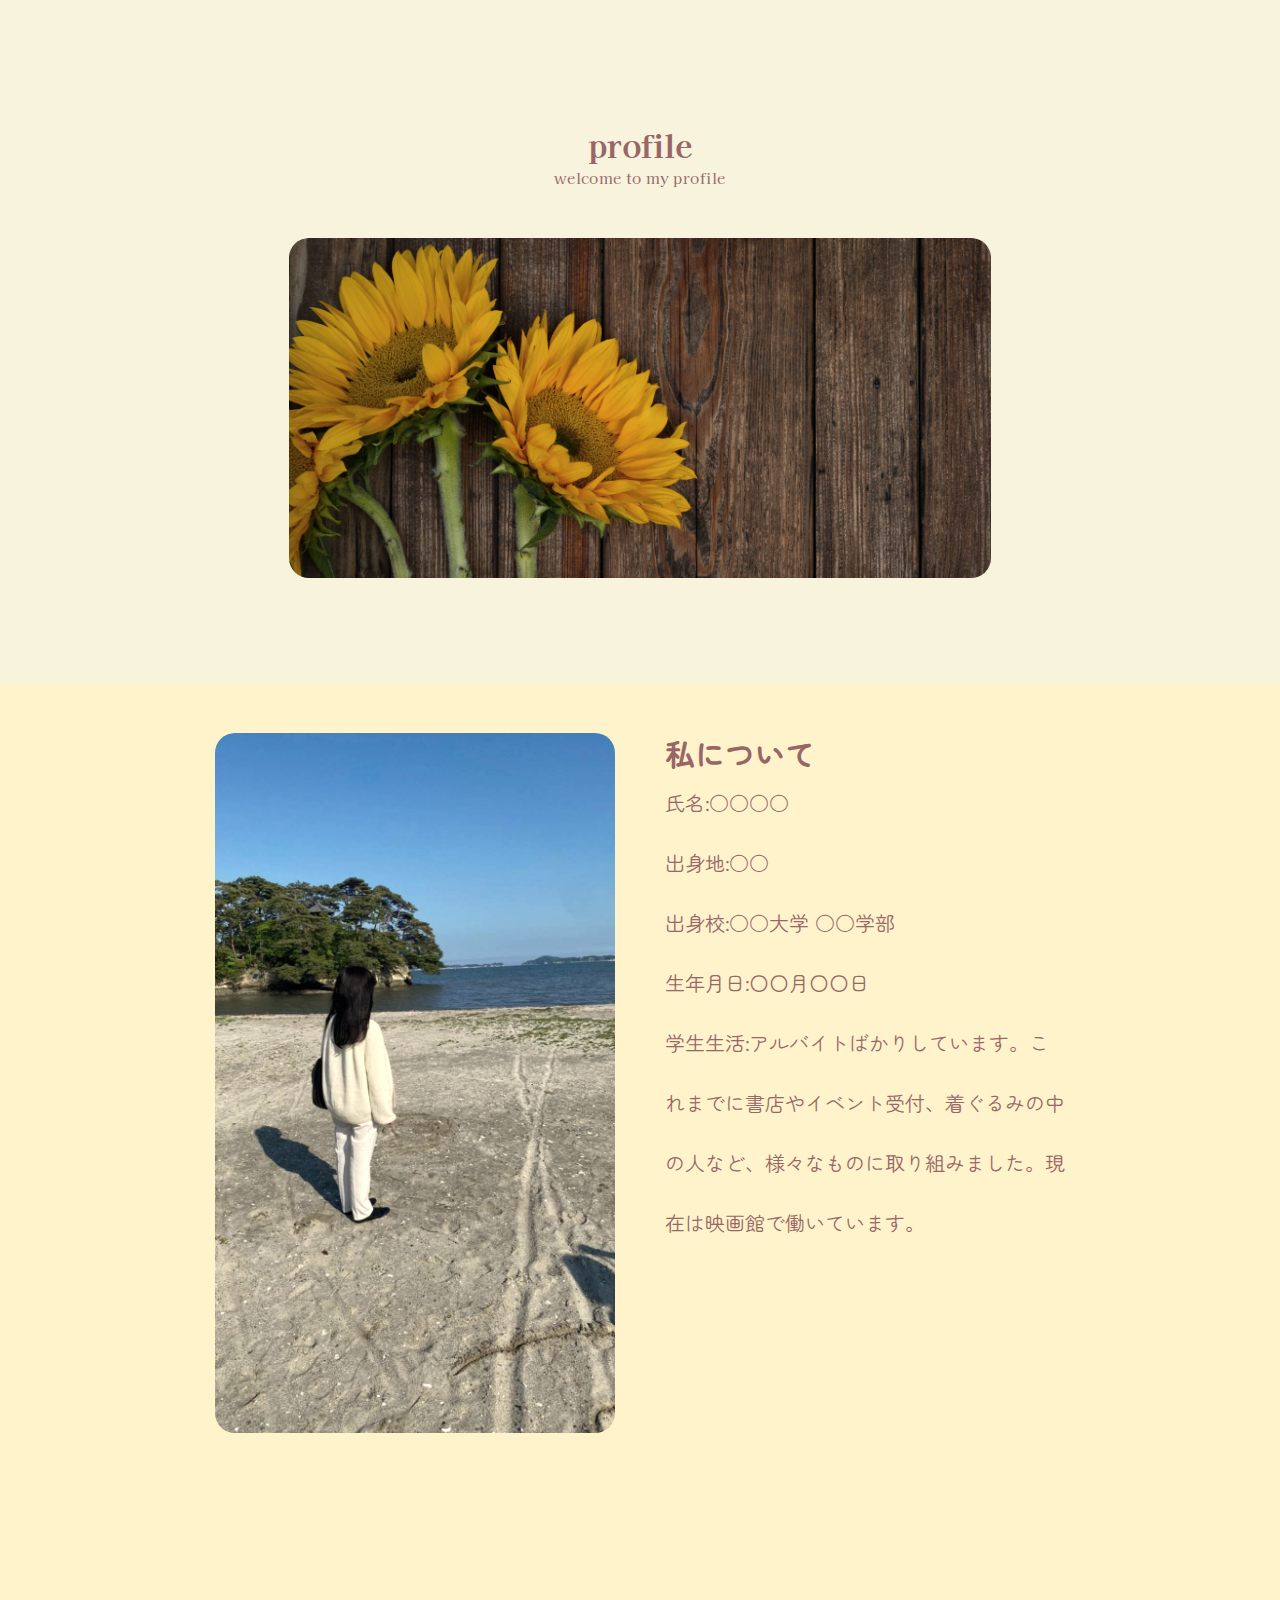
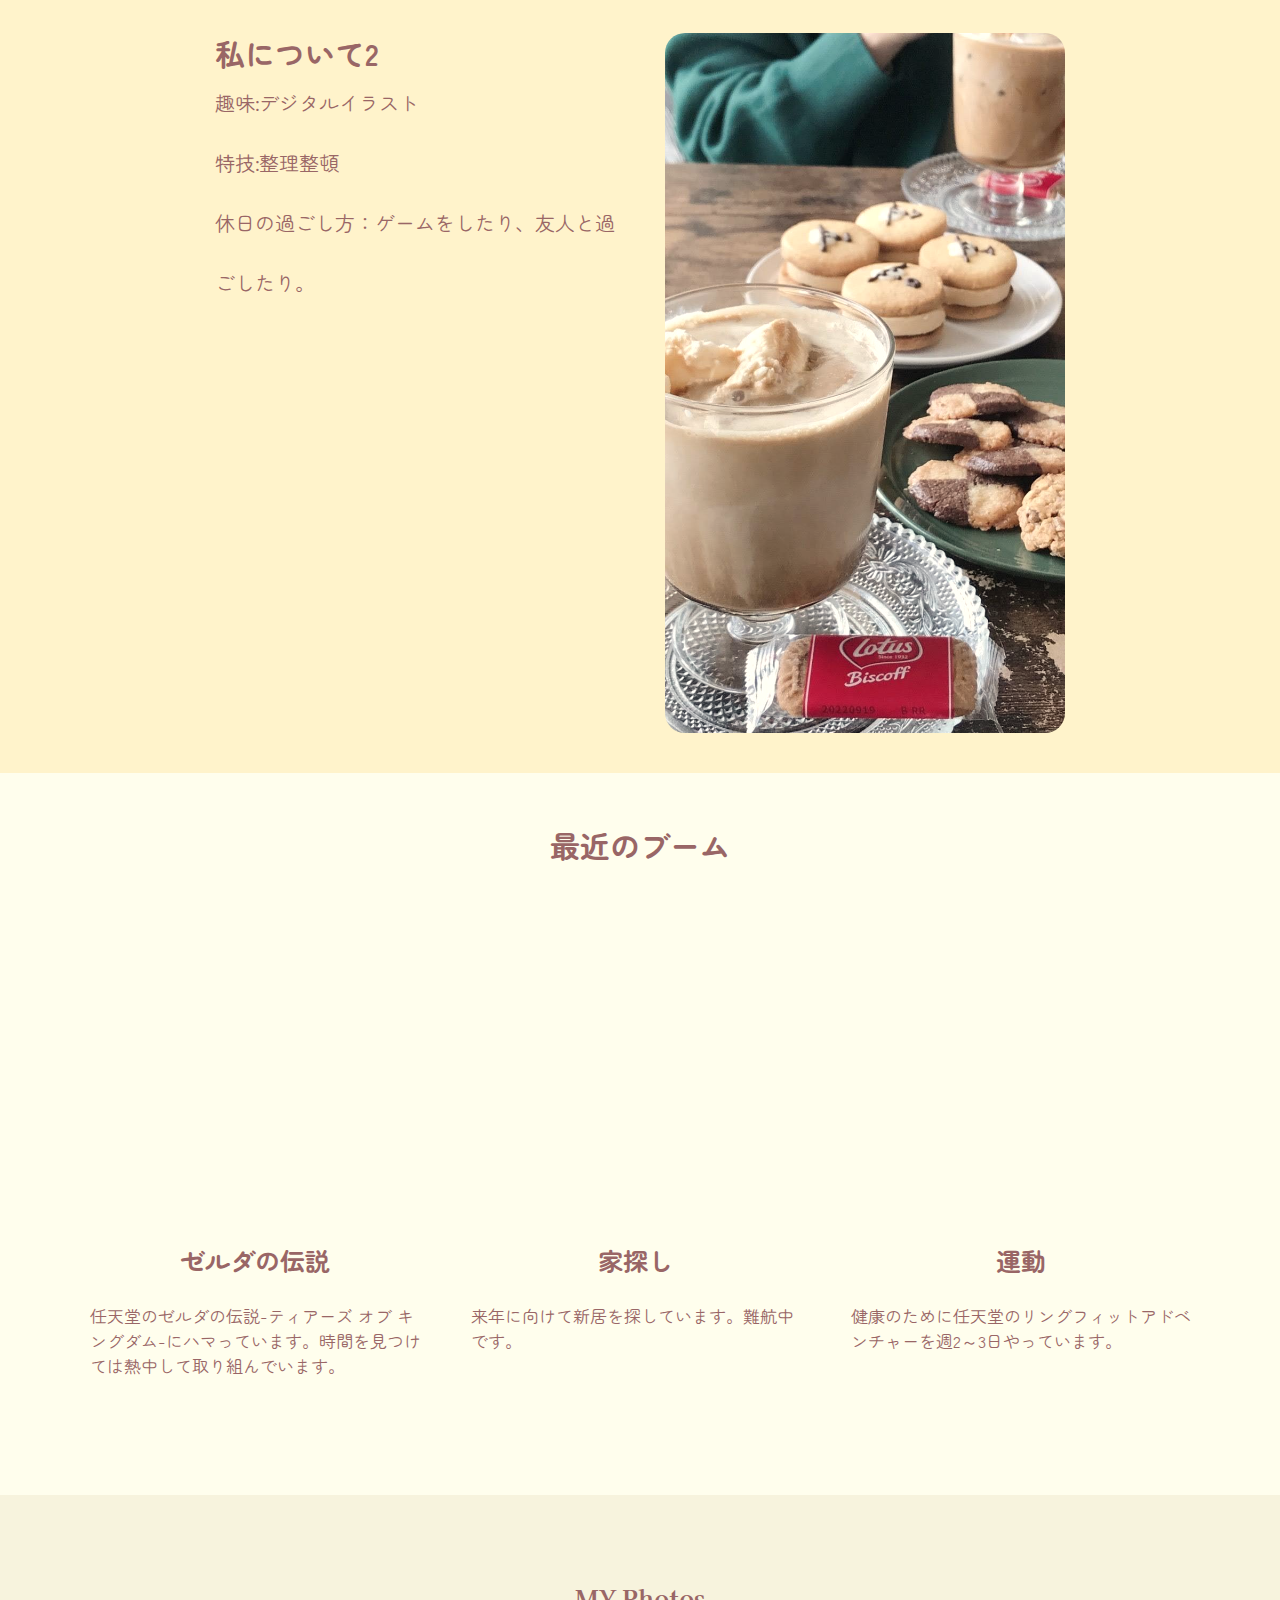
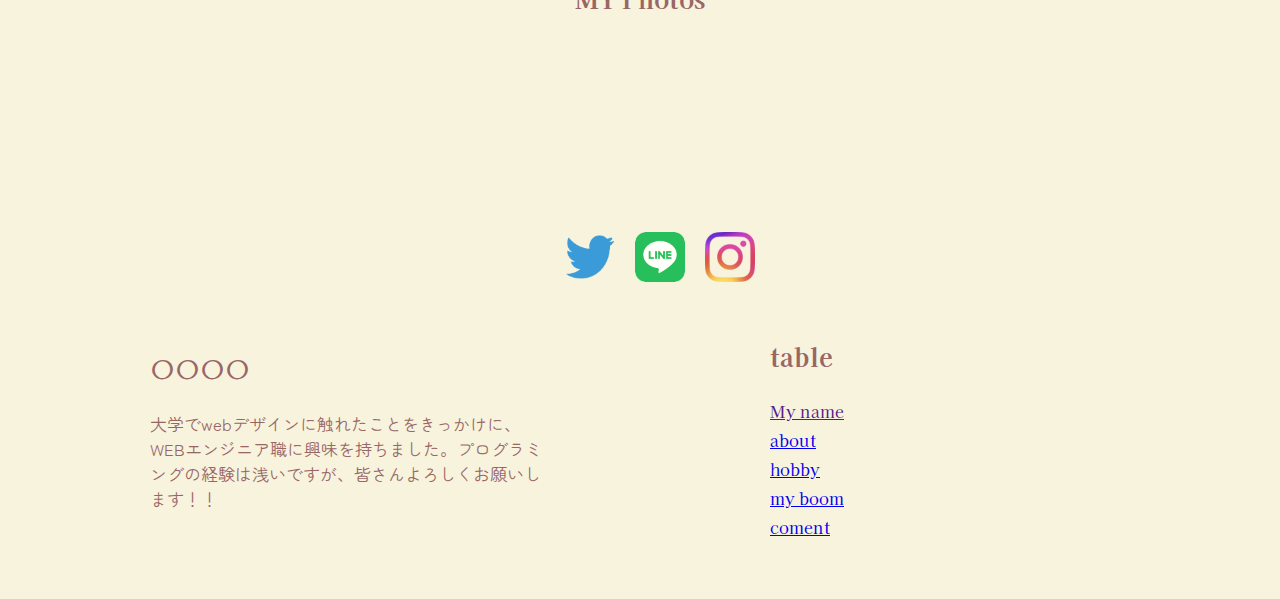
<file: index.html>
<!DOCTYPE html>
<html>
  <head>
    <meta charset="utf-8"/>
    <meta name="viewport" content="width=device-width, initial-scale=1" />
    <link rel="stylesheet" href="style.css" >
    <link rel="preconnect" href="https://fonts.googleapis.com">
<link rel="preconnect" href="https://fonts.gstatic.com" crossorigin>
<link href="https://fonts.googleapis.com/css2?family=Kaisei+Tokumin:wght@700&display=swap" rel="stylesheet">
<link rel="preconnect" href="https://fonts.googleapis.com">
<link rel="preconnect" href="https://fonts.gstatic.com" crossorigin>
<link href="https://fonts.googleapis.com/css2?family=Kaisei+Tokumin:wght@700&family=Zen+Maru+Gothic&display=swap" rel="stylesheet">
</head>

  <body>
    <header>
      <h1>profile</h1>
      <p>welcome to my profile</p>
      <img src="sunflower.jpg">
  
     </header>
       
  
       <div class="flex">
        <figure class="image"><img src="31762.jpg"></figure>
    
          <div class="right text">
            <p class="title" id="bbb">私について</p>
            氏名:○○○○
            <br>出身地:○○
            <br>出身校:○○大学 ○○学部
            <br>生年月日:〇〇月〇〇日
            <br>学生生活:アルバイトばかりしています。これまでに書店やイベント受付、着ぐるみの中の人など、様々なものに取り組みました。現在は映画館で働いています。
          </p>
         </div>
    
        </div>
        <div class="flex order">
         <figure class="image"><img src="31753.jpg"></figure>
    
          <div class="right text">
            <p class="title" id="ccc">私について2</p>
            
            趣味:デジタルイラスト
            <br>特技:整理整頓
            <br>休日の過ごし方：ゲームをしたり、友人と過ごしたり。
          </div>
        </div>

     <section class="boom">
      <h4 id="ddd">最近のブーム</h4>
      <div class="flex"> 
      <div>
        <div class="ethnic">
        <div class="image"></div>
        <div id="text1">
          <h3>ゼルダの伝説</h3>
          <p class="setumei"> 任天堂のゼルダの伝説-ティアーズ オブ キ<br>ングダム-にハマっています。時間を見つけ<br>ては熱中して取り組んでいます。</p>
        </div>
        </div>
      </div>
      <div>
        <div class="movie">
        <div class="image"></div>
        <h3>家探し</h3>
        <p class="setumei"> 来年に向けて新居を探しています。難航中<br>です。</p>
        </div>
      </div>
      <div>
        <div class="yoga">
        <div class="image"></div>
        <h3>運動</h3>
        <p class="setumei">健康のために任天堂のリングフィットアドベ<br>ンチャーを週2～3日やっています。</p>
        </div>
      </div>
      </div>
    </section>
    


    <footer>
      <h3 id="eee">MY Photos</h3>
      <div class="photos">
        <img src="31765.jpg">
        <img src="31755.jpg">
        <img src="31764.jpg">
        <img src="31763.jpg">
        <img src="birthday cake.jpg">
        <img src="31767.jpg">
        <img src="aomori.jpg">
      </div>
      
      <div class="sns">
        <ul class="sns-btn">
          <li><a href="https://twitter.com/i/flow/login?redirect_after_login=%2Flogin%3Flang%3Dja"><img src="Twitter2.png"></a></li>
          <li><a href="https://line.me/ja/"><img src="LINE.png"></a></li>
          <li><a href="https://www.instagram.com/"><img src="instagram.png"></a></li>
        </ul>
      </div>
      <div class="footertext">
       <div class="coment" id="eee">
         <h3>〇〇〇〇</h3>

         <p class="yorosiku">大学でwebデザインに触れたことをきっかけに、WEBエンジニア職に興味を持ちました。プログラミングの経験は浅いですが、皆さんよろしくお願いします！！</p><!--同期のみんなへの意気込みや、コメントを書いてください-->
       </div>
       <div class="table">
         <li>
           <ul><h3>table</h3></ul>
           <ul><a href="">My name</a></ul>
           <ul><a href="#bbb">about</a></ul>
           <ul><a href="#ccc">hobby</a></ul>
           <ul><a href="#ddd">my boom</a></ul>
           <ul><a href="#eee">coment</a></ul>
         </li>
       </div>
      </div>
    </footer>
  </body>
</html>
</file>
<file: style.css>
@charset "UTF-8";
h1 {
  color: #996666;
  margin-bottom: 0px;
}
header p{
  color: #996666;
  font-size: 15px;
  margin-top: 0px;
  margin-bottom: 50px;
  
}
img{
  width: 65%;
  filter: sepia(20%);
  border-radius: 20px;
  transition:transform 0.3s;
}
img:hover {
  transform:scale(1.1);
}
section{
  text-align: center;
}
header{
  text-align: center;
  background-color: #F7F3DD;
  padding: 100px;
  font-family: 'Kaisei Tokumin', serif;
}

body {
  margin: 0px;
  background-color: #FFF3CB;
}

.flex {
 justify-content: center;
  display: flex; /*横並び*/
  gap: 20px;
  font-family: 'Zen Maru Gothic', sans-serif;
}
.flex .image {
  height: 700px;
  width: 400px;
  position: relative;
  margin: 0; 
  transition:transform 0.3s;
}
.flex .image:hover {
  transform:scale(1.1);
}

.flex .image img{
  width: 100%; 
  height: 100%;
  object-fit: cover;
  
}

.flex .right {
  margin: 0 0 0 20px;
  padding: 0;
}

.flex .title {
  color: #996666;
  margin: 0;
  padding: 0;
  font-weight: bold;
  font-size: 30px;
  line-height: 40px;
}
.flex .text {
  color: #996666;
  font-size: 20px;
  line-height: 3.0;
  width: 400px;
  margin: 0px 0 0;
  padding: 0;
  margin: 600;
}
.flex.order .image{
  order: 2;
}
.flex.order .right{
  order: 1;
}
.flex.order{
  margin-top: 150px;  
}

section{
  background-color: #FFFEED;
}
.flex{
  display: flex;
  justify-content: center;
  gap: 50px;
  padding-top: 50px;

}
.boom{
  font-family: 'Zen Maru Gothic', sans-serif; 
  padding-bottom: 100px;
}
h4 {
  color: #996666;
  font-size:30px;
  text-align: center;
  margin-bottom: 0px;
  padding-top: 50px;
}
h3{
  color:#996666;
  font-size:25px;
}


.ethnic .image{
  width: 330px;
  height:300px;
  background-image: url("./31747.jpg");
  background-position: left;
  background-size: cover;
  background-repeat: no-repeat;
  border-radius: 20px;
  filter: sepia(20%);
  animation-name: fadeInAnime;
  animation-duration:3s;
  animation-fill-mode:forwards;
  opacity: 0;
 
}
.movie .image{
  width: 330px;
  height:300px;
  background-image: url("./suumo2.jpg");
  background-position: left;
  background-size: cover;
  background-repeat: no-repeat;
  border-radius: 20px;
  filter: sepia(20%);
  animation-name: fadeInAnime;
  animation-duration:3s;
  animation-fill-mode:forwards;
  opacity: 0;
 
}
.yoga .image{
  width: 330px;
  height:300px;
  background-image: url("./OIP.jpg");
  background-position: left;
  background-size: cover;
  background-repeat: no-repeat;
  border-radius: 20px;
  filter: sepia(20%);
  animation-name: fadeInAnime;
  animation-duration:3s;
  animation-fill-mode:forwards;
  opacity: 0;
  
}
p{
  color: #996666;
  font-size: 17px;
}

.setumei{
  text-align: left;

}

footer{
  text-align: center;
  background-color: #F7F3DD;
  padding: 60px 60px 60px 60px;
  font-family: 'Kaisei Tokumin', serif;
}
.photos img{
  width: 150px;
  height: 150px;
  padding: 5px;
  object-fit: cover;
}

.photos{
  animation-name: fadeInAnime;
  animation-duration:3s;
  animation-fill-mode:forwards;
  opacity: 0;
  filter: blur(2px);
  }
  
  @keyframes fadeInAnime{
    0% {
      opacity: 0;
    }
  
    100% {
      opacity: 1;
    }
  }
.coment{
  color: #996666;
  text-align: left;
  width: 400px;
  margin: auto;
}

.yorosiku{
  font-family: 'Zen Maru Gothic', sans-serif;
}
.table{
  color: #996666;
  text-align: left;
  width: 400px;
  margin: auto;
  list-style: none;
}
.table ul{
  margin-bottom: 0px;
  margin-top: 5px;
}
.footertext{
  display: flex;
}
ul{
  list-style: none;
}
.sns-btn{
  display: flex;
  align-items: center;
  justify-content: center;
}
.sns img{
  width: 50px;
  padding: 10px;
  filter: sepia(20%);
}）
.sub{
  background-color: #FFFEED;
  width:100%;
}
</file>
